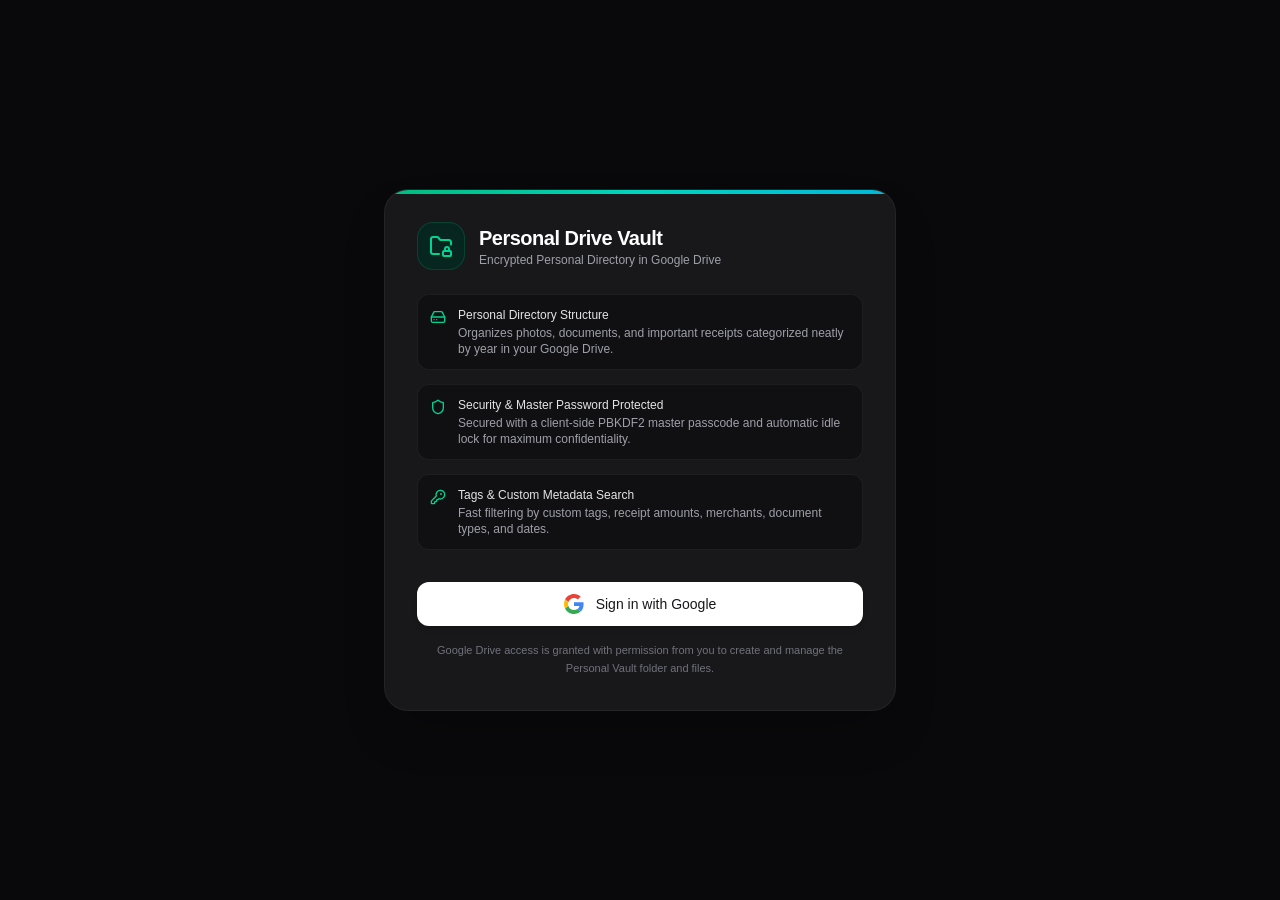
<file: index.html>
<!doctype html>
<html lang="en">
  <head>
    <meta charset="UTF-8" />
    <meta name="viewport" content="width=device-width, initial-scale=1.0" />
    <title>Personal Drive Vault</title>
    <meta name="description" content="Secure, password-protected personal directory in Google Drive with automated subfolders for photos, documents, and receipts organized by year, featuring fast tagging and search." />
    <meta property="og:title" content="Personal Drive Vault" />
    <meta property="og:description" content="Secure, password-protected personal directory in Google Drive with automated subfolders for photos, documents, and receipts organized by year, featuring fast tagging and search." />
    <meta property="og:type" content="website" />
    <meta name="twitter:card" content="summary_large_image" />
    <meta name="theme-color" content="#09090b" />
    <link rel="manifest" href="./manifest.json" />
    <script type="module" crossorigin src="./assets/index-Chytr0Ss.js"></script>
    <link rel="stylesheet" crossorigin href="./assets/index-DbLNA4s6.css">
  </head>
  <body>
    <div id="root"></div>
  </body>
</html>
</file>
